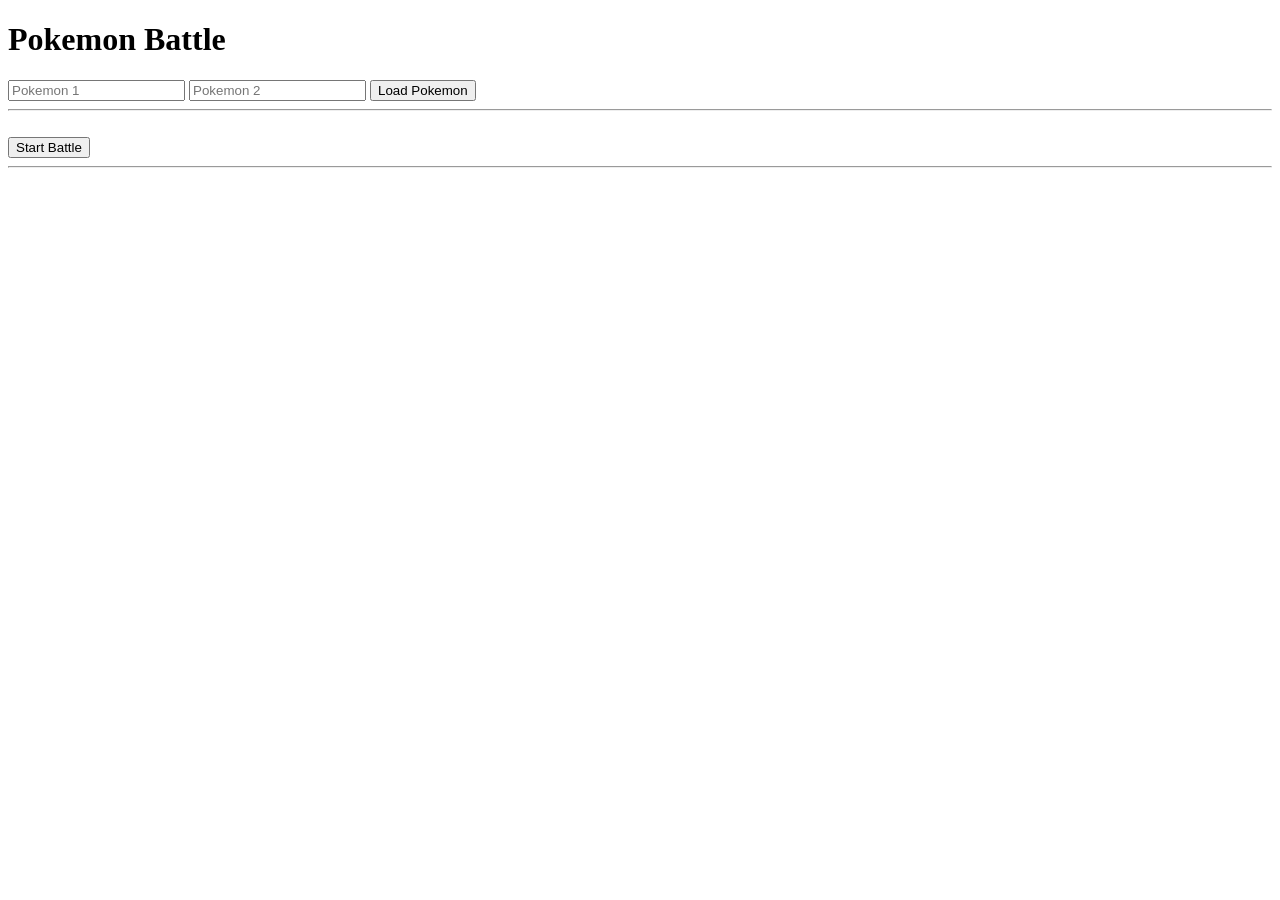
<file: Pokemon Battle/index.html>
<!DOCTYPE html>
<html>
<head>
    <title>Pokemon Battle</title>
</head>
<body>

<h1>Pokemon Battle</h1>

<input type="text" id="pokemon1" placeholder="Pokemon 1">
<input type="text" id="pokemon2" placeholder="Pokemon 2">

<button onclick="loadPokemon()">Load Pokemon</button>

<hr>

<div id="battleArea"></div>

<br>

<button onclick="startBattle()">Start Battle</button>

<hr>

<div id="battleLog"></div>

<script src="app.js"></script>
</body>
</html>
</file>
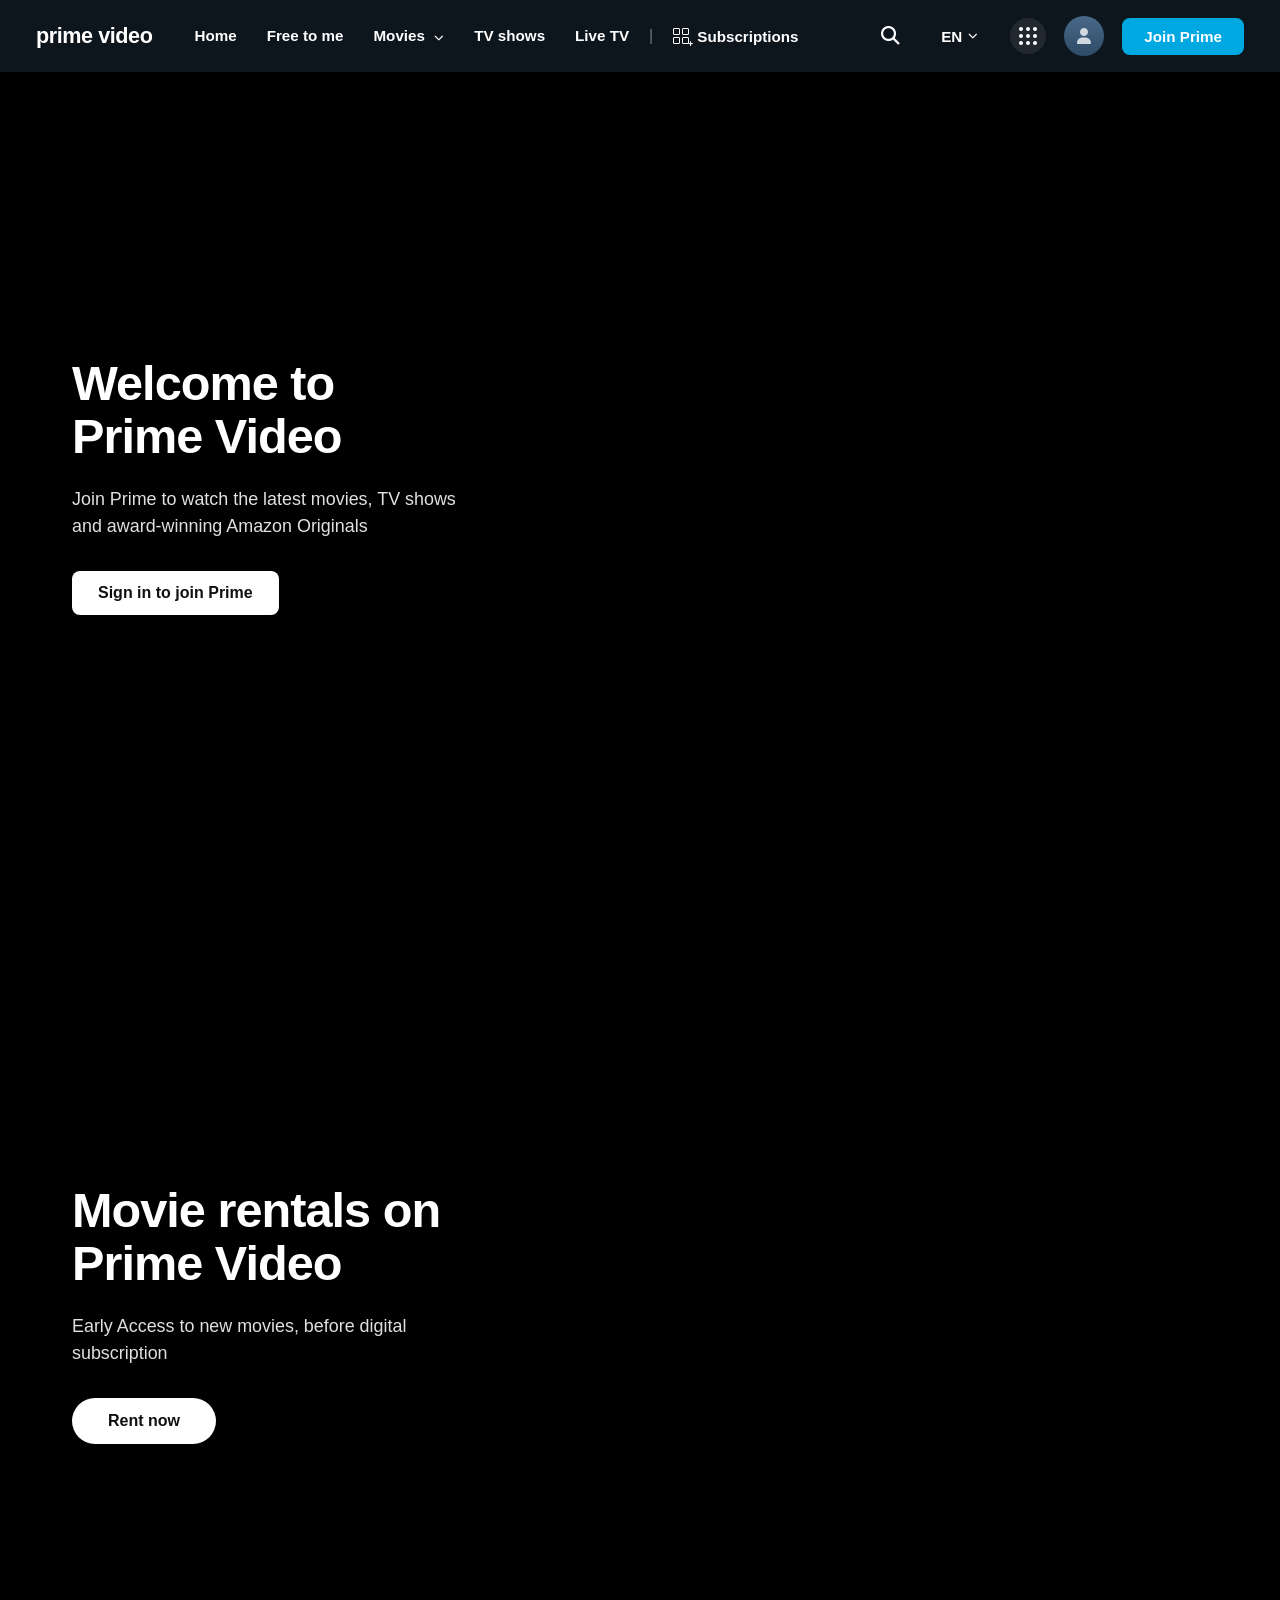
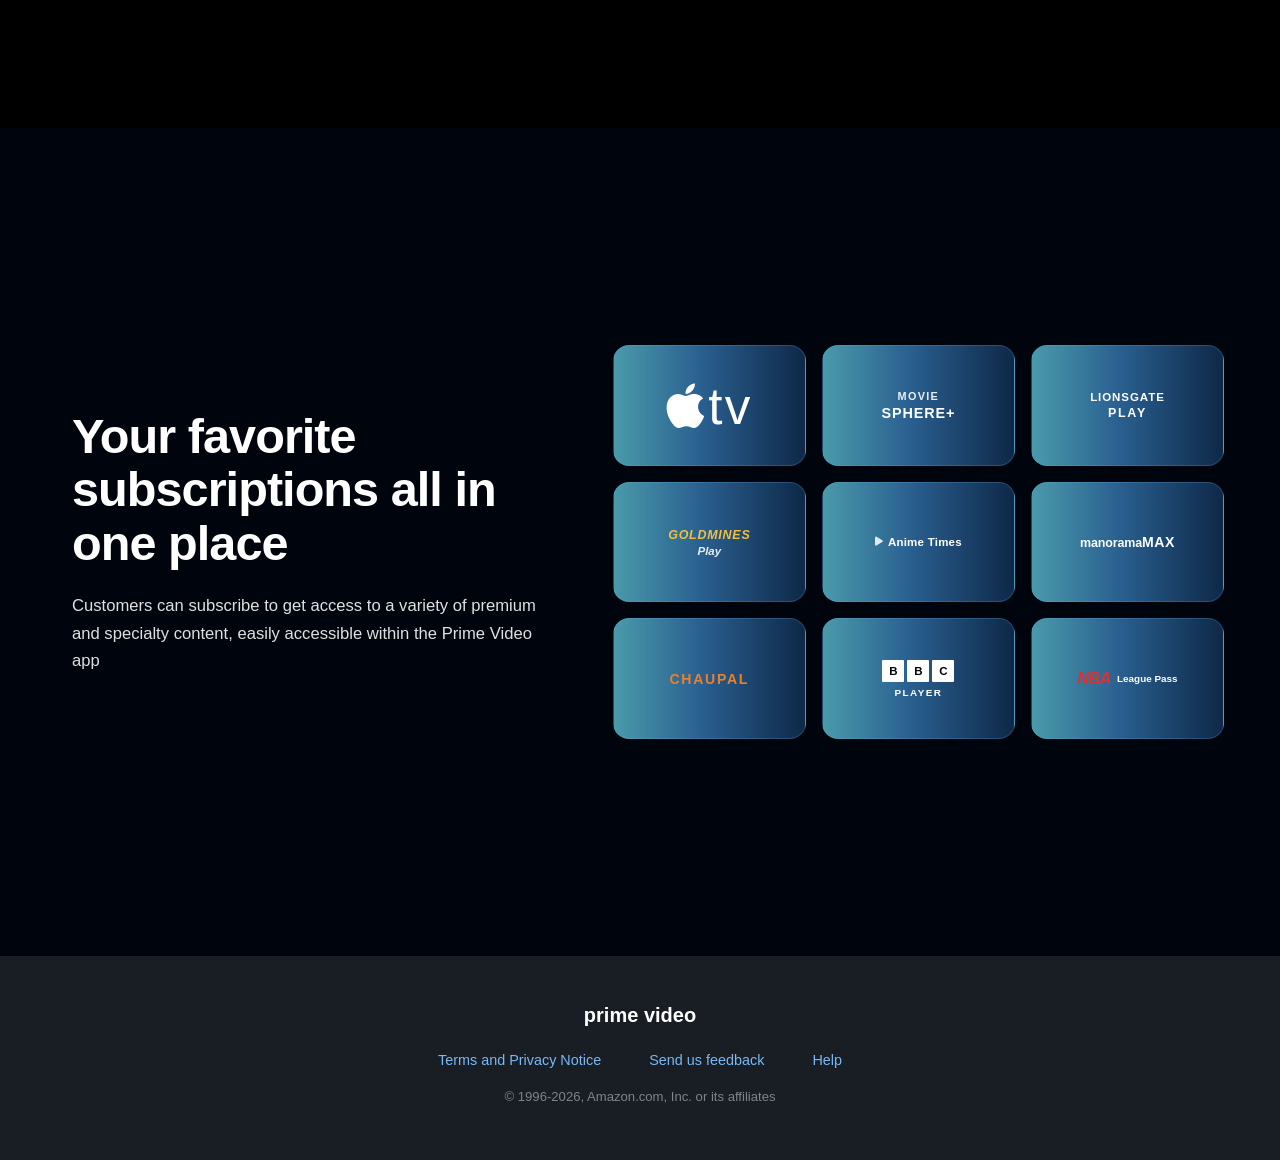
<file: Amazon.html>
<!DOCTYPE html>
<html lang="en">
<head>
    <meta charset="UTF-8">
    <meta name="viewport" content="width=device-width, initial-scale=1.0">
    <title>Prime Video</title>
    <link rel="stylesheet" href="style.css">
    <link rel="stylesheet" href="https://cdnjs.cloudflare.com/ajax/libs/font-awesome/6.5.2/css/all.min.css">
</head>
<body>

    <nav class="navbar">
        <div class="nav-left">
            <div class="logo">prime video</div>
            <ul class="nav-links">
                <li><a href="#" class="nav-item">Home</a></li>
                <li><a href="#" class="nav-item">Free to me</a></li>
                <li class="dropdown">
                    <a href="#" class="nav-item">Movies <i class="fa-solid fa-chevron-down"></i></a>
                    <div class="dropdown-content movies-menu glass-panel">
                        <div class="movies-menu-inner">
                            <div class="menu-section">
                                <h3>Genres</h3>
                                <div class="menu-columns">
                                    <div class="menu-column">
                                        <a href="#">Action and adventure</a>
                                        <a href="#">Anime</a>
                                        <a href="#">Comedy</a>
                                        <a href="#">Documentary</a>
                                        <a href="#">Drama</a>
                                        <a href="#">Fantasy</a>
                                        <a href="#">Horror</a>
                                        <a href="#">Kids</a>
                                    </div>
                                    <div class="menu-column">
                                        <a href="#">Mystery and thrillers</a>
                                        <a href="#">Romance</a>
                                        <a href="#">Science fiction</a>
                                    </div>
                                </div>
                            </div>
                            <div class="menu-divider"></div>
                            <div class="menu-section">
                                <h3>Featured collections</h3>
                                <div class="menu-column">
                                    <a href="#">Home Premiere</a>
                                    <a href="#">New Releases</a>
                                    <a href="#">MX Player</a>
                                    <a href="#">Critically acclaimed</a>
                                    <a href="#">Kids</a>
                                </div>
                            </div>
                        </div>
                    </div>
                </li>
                <li><a href="#" class="nav-item">TV shows</a></li>
                <li><a href="#" class="nav-item">Live TV</a></li>
                <li class="nav-separator">|</li>
                <li>
                    <a href="#" class="nav-item subscriptions-link">
                        <span class="subs-icon" aria-hidden="true">
                            <span></span><span></span><span></span><span></span>
                        </span>
                        Subscriptions
                    </a>
                </li>
            </ul>
        </div>

        <div class="hamburger">
            <a href="#" class="nav-item menu-toggle">Menu <i class="fa-solid fa-chevron-down"></i></a>
        </div>

        <div class="nav-right">
            <i class="fa-solid fa-magnifying-glass icon" aria-label="Search"></i>
            <div class="dropdown dropdown-right">
                <a href="#" class="nav-item lang-trigger">EN <i class="fa-solid fa-chevron-down"></i></a>
                <div class="dropdown-content language-menu glass-panel">
                    <div class="lang-col">
                        <a href="#">English</a><a href="#">हिन्दी</a><a href="#">தமிழ்</a>
                        <a href="#">తెలుగు</a><a href="#">Deutsch</a><a href="#">Français</a>
                    </div>
                    <div class="lang-col">
                        <a href="#">Español</a><a href="#">Italiano</a><a href="#">日本語</a>
                        <a href="#">한국어</a><a href="#">简体中文</a><a href="#">繁體中文</a>
                    </div>
                </div>
            </div>
            <button class="icon-btn apps-btn" aria-label="Apps">
                <span class="apps-grid"><span></span><span></span><span></span><span></span><span></span><span></span><span></span><span></span><span></span></span>
            </button>
            <div class="dropdown dropdown-right">
                <button class="profile-btn" aria-label="Your account"><i class="fa-solid fa-user"></i></button>
                <div class="dropdown-content profile-menu glass-panel">
                    <h4>Your account</h4>
                    <a href="#">Sign in</a>
                    <a href="#">Help</a>
                    <a href="#">Watch anywhere</a>
                </div>
            </div>
            <button class="join-btn">Join Prime</button>
        </div>
    </nav>

    <main class="landing-page">

        <!-- SECTION 1: Welcome to Prime Video -->
        <section class="landing-section section-welcome">
            <div class="section-left">
                <div class="section-content">
                    <h1>Welcome to Prime Video</h1>
                    <p>Join Prime to watch the latest movies, TV shows and award-winning Amazon Originals</p>
                    <button class="cta-btn cta-white">Sign in to join Prime</button>
                </div>
            </div>
            <div class="section-visual visual-welcome" aria-hidden="true"></div>
            <div class="section-fade"></div>
        </section>

        <!-- SECTION 2: Movie rentals -->
        <section class="landing-section section-rentals">
            <div class="section-left">
                <div class="section-content">
                    <h1>Movie rentals on Prime Video</h1>
                    <p>Early Access to new movies, before digital subscription</p>
                    <button class="cta-btn cta-pill">Rent now</button>
                </div>
            </div>
            <div class="section-visual visual-rentals" aria-hidden="true"></div>
            <div class="section-fade"></div>
        </section>

        <!-- SECTION 3: Subscriptions -->
        <section class="landing-section section-subscriptions">
            <div class="section-left">
                <div class="section-content">
                    <h1>Your favorite subscriptions all in one place</h1>
                    <p>Customers can subscribe to get access to a variety of premium and specialty content, easily accessible within the Prime Video app</p>
                </div>
            </div>
            <div class="section-visual visual-subs">
                <div class="subs-grid">
                    <button type="button" class="subs-tile tile-appletv">
                        <i class="fa-brands fa-apple"></i>
                        <span class="appletv-text">tv</span>
                    </button>
                    <button type="button" class="subs-tile tile-moviesphere">
                        <span class="ms-top">MOVIE</span>
                        <span class="ms-bottom">SPHERE+</span>
                    </button>
                    <button type="button" class="subs-tile tile-lionsgate">
                        <span class="lg-top">LIONSGATE</span>
                        <span class="lg-bottom">PLAY</span>
                    </button>
                    <button type="button" class="subs-tile tile-goldmines">
                        <span class="gm-brand">GOLDMINES</span>
                        <span class="gm-play">Play</span>
                    </button>
                    <button type="button" class="subs-tile tile-anime">
                        <i class="fa-solid fa-play anime-icon"></i>
                        <span class="anime-text">Anime Times</span>
                    </button>
                    <button type="button" class="subs-tile tile-manorama">
                        <span class="mm-brand">manorama<span class="mm-max">MAX</span></span>
                    </button>
                    <button type="button" class="subs-tile tile-chaupal">
                        <span class="chaupal-text">CHAUPAL</span>
                    </button>
                    <button type="button" class="subs-tile tile-bbc">
                        <div class="bbc-blocks">
                            <span>B</span><span>B</span><span>C</span>
                        </div>
                        <span class="bbc-player">PLAYER</span>
                    </button>
                    <button type="button" class="subs-tile tile-nba">
                        <span class="nba-logo">NBA</span>
                        <span class="nba-pass">League Pass</span>
                    </button>
                </div>
            </div>
        </section>

    </main>

    <footer class="site-footer">
        <div class="footer-inner">
            <div class="footer-logo">prime video</div>
            <ul class="footer-links">
                <li><a href="#">Terms and Privacy Notice</a></li>
                <li><a href="#">Send us feedback</a></li>
                <li><a href="#">Help</a></li>
            </ul>
            <p class="footer-copy">© 1996-2026, Amazon.com, Inc. or its affiliates</p>
        </div>
    </footer>

</body>
</html>
</file>
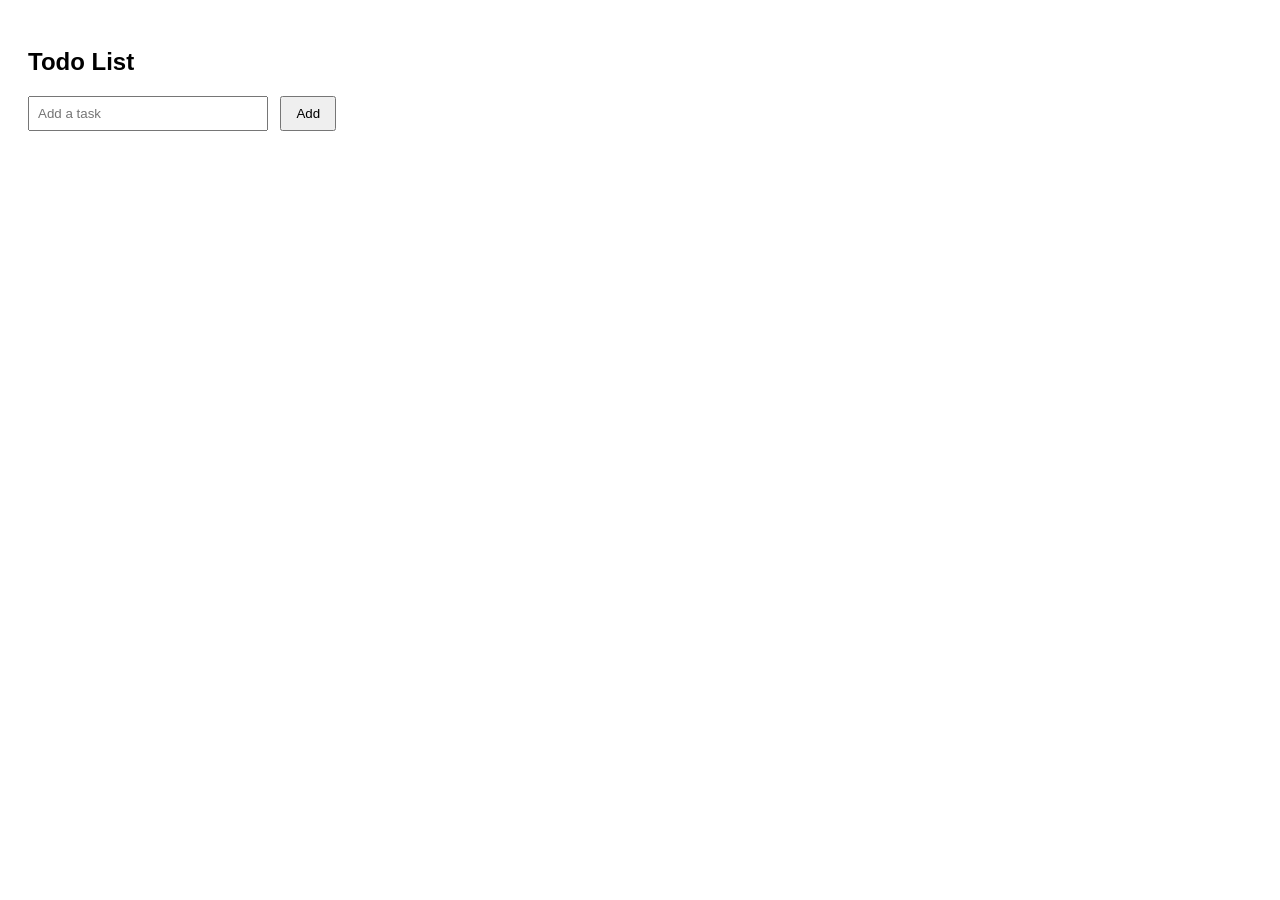
<file: todo.html>
<!DOCTYPE html>
<html>
  <head>
    <meta charset="UTF-8" />
    <title>Simple Todo List</title>
    <style>
      body {
        font-family: Arial, sans-serif;
        padding: 20px;
      }
      #todoInput {
        width: 220px;
        padding: 8px;
        margin-right: 8px;
      }
      #addButton {
        padding: 8px 14px;
      }
      ul {
        list-style: none;
        padding: 0;
      }
      li {
        display: flex;
        align-items: center;
        margin: 10px 0;
      }
      .deleteBtn {
        margin-left: 12px;
        padding: 4px 8px;
        cursor: pointer;
      }
    </style>
  </head>
  <body>
    <h2>Todo List</h2>
    <input id="todoInput" type="text" placeholder="Add a task" />
    <button id="addButton">Add</button>
    <ul id="todoList"></ul>

    <script>
      const input = document.getElementById('todoInput');
      const addButton = document.getElementById('addButton');
      const list = document.getElementById('todoList');

      addButton.onclick = function() {
        const text = input.value.trim();
        if (!text) return;

        const item = document.createElement('li');
        item.textContent = text;

        const deleteButton = document.createElement('button');
        deleteButton.textContent = 'Delete';
        deleteButton.className = 'deleteBtn';
        deleteButton.onclick = function() {
          list.removeChild(item);
        };

        item.appendChild(deleteButton);
        list.appendChild(item);
        input.value = '';
        input.focus();
      };
    </script>
  </body>
</html>
</file>
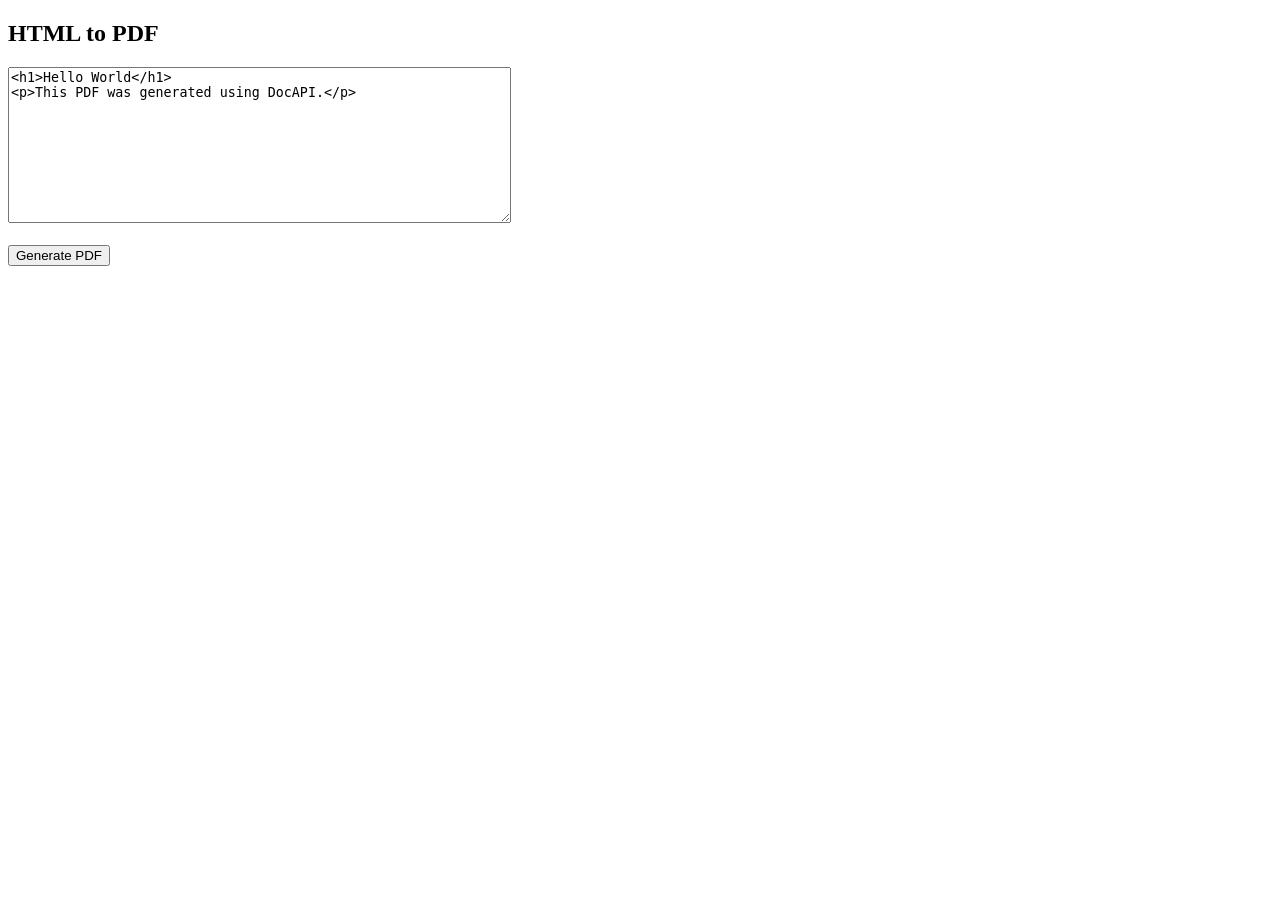
<file: minecraft/docapi.html>
<!DOCTYPE html>
<html>
<head>
    <title>HTML to PDF Generator</title>
</head>
<body>

<h2>HTML to PDF</h2>

<textarea id="html" rows="10" cols="60">
<h1>Hello World</h1>
<p>This PDF was generated using DocAPI.</p>
</textarea>

<br><br>

<button onclick="generatePDF()">Generate PDF</button>

<script>
async function generatePDF() {

    const html = document.getElementById("html").value;

    const response = await fetch(
        "https://api.docapi.co/v1/pdf",
        {
            method: "POST",
            headers: {
                "x-api-key": "YOUR_API_KEY",
                "Content-Type": "application/json"
            },
            body: JSON.stringify({ html })
        }
    );

    const blob = await response.blob();

    const url = URL.createObjectURL(blob);

    const a = document.createElement("a");
    a.href = url;
    a.download = "document.pdf";
    a.click();
}
</script>

</body>
</html>
</file>
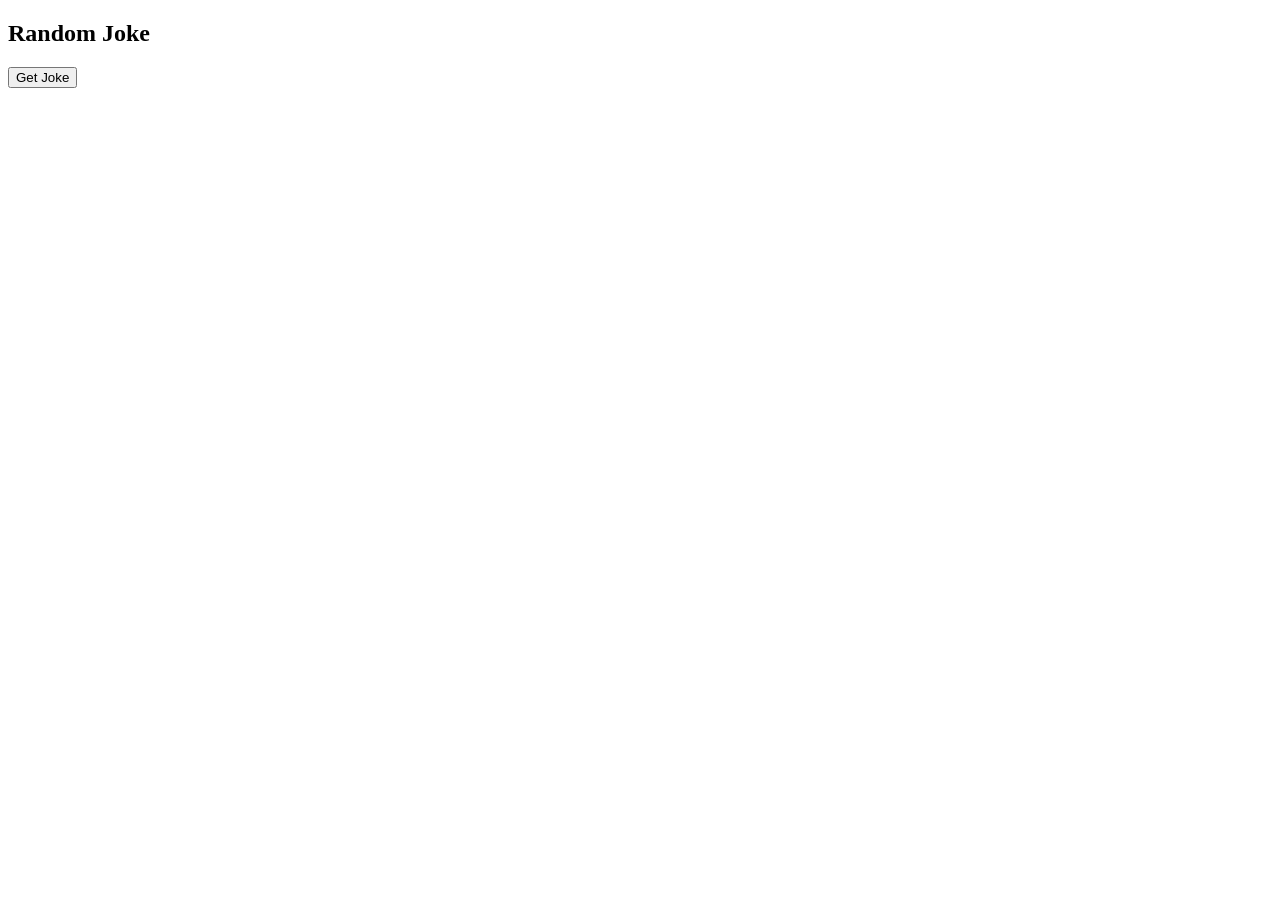
<file: minecraft/jokeapi.html>
<!DOCTYPE html>
<html>
<body>

<h2>Random Joke</h2>
<button onclick="getJoke()">Get Joke</button>

<p id="joke"></p>

<script>
async function getJoke() {
    const res = await fetch("https://v2.jokeapi.dev/joke/Any");
    const data = await res.json();

    document.getElementById("joke").innerHTML =
        data.type === "single"
        ? data.joke
        : data.setup + "<br><br>" + data.delivery;
}
</script>

</body>
</html>
</file>
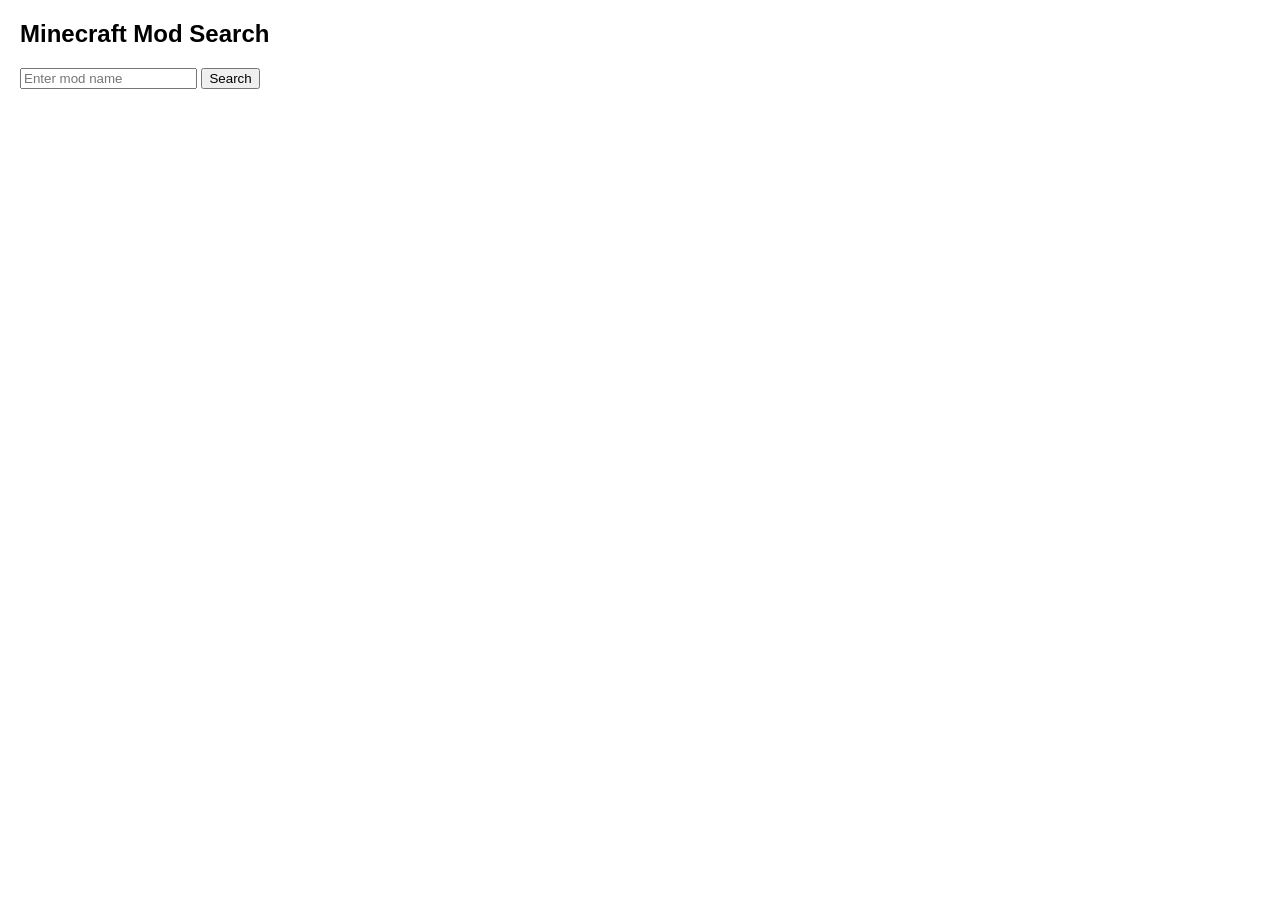
<file: minecraft/micraftapicard.html>
<!DOCTYPE html>
<html>
<head>
    <title>Minecraft Mod Search</title>
    <style>
        body{
            font-family: sans-serif;
            margin:20px;
        }

        #result{
            display:flex;
            flex-wrap:wrap;
            gap:15px;
            margin-top:20px;
        }

        .card{
            width:250px;
            border:1px solid black;
            padding:10px;
        }

        img{
            width:60px;
            height:60px;
        }
    </style>
</head>
<body>

<h2>Minecraft Mod Search</h2>

<input type="text" id="searchBox" placeholder="Enter mod name">
<button id="btn">Search</button>

<div id="result"></div>

<script>

document.getElementById("btn").addEventListener("click", getMods);

async function getMods(){

    let text = document.getElementById("searchBox").value;

    if(text==""){
        alert("Enter a mod name");
        return;
    }

    let response = await fetch(
        "https://api.modrinth.com/v2/search?query="+text
    );

    let data = await response.json();

    let output = "";

    for(let i=0;i<data.hits.length;i++){

        output += `
        <div class="card">
            <img src="${data.hits[i].icon_url}">
            <h3>${data.hits[i].title}</h3>
            <p>${data.hits[i].description}</p>
            <a href="https://modrinth.com/mod/${data.hits[i].slug}" target="_blank">
                Open
            </a>
        </div>
        `;
    }

    document.getElementById("result").innerHTML = output;
}

</script>

</body>
</html>
</file>
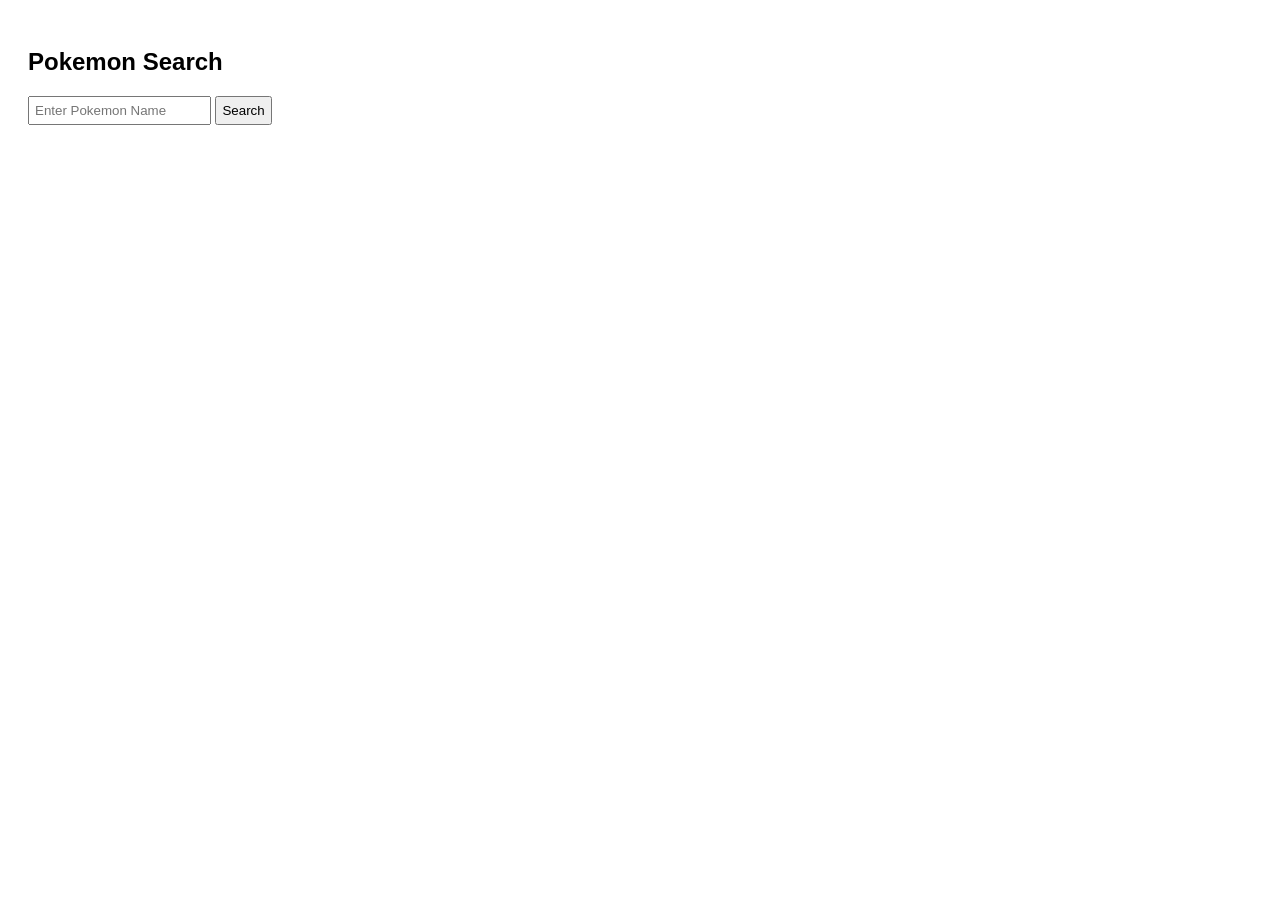
<file: minecraft/pokemonapi.html>
<!DOCTYPE html>
<html>
<head>
    <title>Pokemon Search</title>
    <style>
        body{
            font-family: Arial;
            padding:20px;
        }

        input{
            padding:5px;
        }

        button{
            padding:5px;
        }

        .card{
            width:250px;
            border:1px solid black;
            padding:10px;
            margin-top:20px;
        }

        img{
            width:120px;
        }
    </style>
</head>
<body>

    <h2>Pokemon Search</h2>

    <input type="text" id="pokemon" placeholder="Enter Pokemon Name">
    <button onclick="searchPokemon()">Search</button>

    <div id="result"></div>

    <script>
        async function searchPokemon() {

            let name = document.getElementById("pokemon").value.toLowerCase();

            let response = await fetch(
                `https://pokeapi.co/api/v2/pokemon/${name}`
            );

            let data = await response.json();

            document.getElementById("result").innerHTML = `
                <div class="card">
                    <h3>${data.name}</h3>

                    <img src="${data.sprites.front_default}">

                    <p>Height: ${data.height}</p>

                    <p>Weight: ${data.weight}</p>
                </div>
            `;
        }
    </script>

</body>
</html>
</file>
<file: style.css>
* {
    margin: 0;
    padding: 0;
    box-sizing: border-box;
}

button,
a,
.nav-item,
.lang-trigger,
.subs-tile,
.cta-btn,
.join-btn,
.icon,
.icon-btn,
.profile-btn {
    cursor: pointer;
}

body {
    font-family: "Amazon Ember", Arial, Helvetica, sans-serif;
    background: #000;
    color: #fff;
    overflow-x: hidden;
}

/* ==========================
   NAVBAR
========================== */

.navbar {
    position: fixed;
    top: 0;
    left: 0;
    width: 100%;
    height: 72px;
    display: flex;
    justify-content: space-between;
    align-items: center;
    padding: 0 36px;
    background: rgba(15, 23, 30, 0.97);
    z-index: 1000;
}

.nav-left {
    display: flex;
    align-items: center;
    gap: 28px;
    min-width: 0;
}

.logo {
    font-size: 1.35rem;
    font-weight: 700;
    letter-spacing: -0.02em;
    white-space: nowrap;
}

.nav-links {
    display: flex;
    align-items: center;
    list-style: none;
    gap: 2px;
}

.nav-links .nav-item {
    font-size: 0.95rem;
    font-weight: 700;
    white-space: nowrap;
}

.nav-links .nav-item i {
    font-size: 0.6rem;
    margin-left: 5px;
}

.nav-separator {
    color: rgba(255, 255, 255, 0.4);
    padding: 0 4px;
}

.subscriptions-link {
    display: inline-flex;
    align-items: center;
    gap: 8px;
}

.subs-icon {
    display: inline-grid;
    grid-template-columns: repeat(2, 7px);
    grid-template-rows: repeat(2, 7px);
    gap: 2px;
}

.subs-icon span {
    width: 7px;
    height: 7px;
    border: 1.5px solid #fff;
    border-radius: 1px;
}

.subs-icon span:last-child::after {
    content: "+";
    position: absolute;
    right: -5px;
    bottom: -6px;
    font-size: 9px;
    font-weight: 700;
}

.subs-icon span:last-child {
    position: relative;
}

.hamburger { display: none; }

.nav-right {
    display: flex;
    align-items: center;
    gap: 18px;
}

.icon {
    font-size: 1.15rem;
    cursor: pointer;
    color: #fff;
    padding: 10px;
    border-radius: 50%;
    transition: color 0.2s ease, box-shadow 0.25s ease, background 0.2s ease, transform 0.25s ease;
}

.icon:hover {
    color: #000;
    background: #fff;
    box-shadow: 0 0 20px rgba(255, 255, 255, 0.5), 0 0 36px rgba(255, 255, 255, 0.2);
    transform: scale(1.06);
}

.icon-btn {
    border: none;
    background: transparent;
    cursor: pointer;
    padding: 0;
}

.apps-btn {
    width: 36px;
    height: 36px;
    border-radius: 50%;
    background: rgba(255, 255, 255, 0.08);
    display: flex;
    align-items: center;
    justify-content: center;
    transition: background 0.2s ease, box-shadow 0.25s ease, transform 0.25s ease;
}

.apps-btn:hover {
    background: #fff;
    box-shadow: 0 0 20px rgba(255, 255, 255, 0.5), 0 0 36px rgba(255, 255, 255, 0.2);
    transform: scale(1.06);
}

.apps-btn:hover .apps-grid span {
    background: #000;
}

.apps-grid {
    display: grid;
    grid-template-columns: repeat(3, 4px);
    grid-template-rows: repeat(3, 4px);
    gap: 3px;
}

.apps-grid span {
    width: 4px;
    height: 4px;
    background: #fff;
    border-radius: 50%;
}

.nav-item {
    text-decoration: none;
    color: #fff;
    padding: 10px 14px;
    border-radius: 10px;
    transition: background 0.2s ease, color 0.2s ease, box-shadow 0.25s ease, transform 0.25s ease;
    cursor: pointer;
}

.nav-item:hover,
.lang-trigger:hover,
.dropdown:hover > .nav-item,
.dropdown:hover > .lang-trigger {
    background: #fff;
    color: #000;
    box-shadow: 0 0 20px rgba(255, 255, 255, 0.45), 0 0 40px rgba(255, 255, 255, 0.15);
    transform: scale(1.02);
}

.nav-item:hover .subs-icon span {
    border-color: #000;
}

.nav-item:hover .subs-icon span:last-child::after {
    color: #000;
}

.lang-trigger {
    display: inline-flex;
    align-items: center;
    gap: 6px;
    font-weight: 700;
    font-size: 0.95rem;
    text-decoration: none;
    color: #fff;
    padding: 10px 14px;
    border-radius: 10px;
    transition: background 0.2s ease, color 0.2s ease, box-shadow 0.25s ease, transform 0.25s ease;
    cursor: pointer;
}

.lang-trigger i { font-size: 0.6rem; }

.dropdown:hover .lang-trigger i,
.dropdown:hover .nav-item i {
    transform: rotate(180deg);
}

.dropdown .nav-item i,
.lang-trigger i {
    transition: transform 0.2s;
}

.profile-btn {
    width: 40px;
    height: 40px;
    border-radius: 50%;
    border: none;
    background: linear-gradient(180deg, #4a6a8a, #2d4a66);
    color: #d0d8e0;
    font-size: 1rem;
    cursor: pointer;
    display: flex;
    align-items: center;
    justify-content: center;
    transition: box-shadow 0.25s ease, transform 0.25s ease, opacity 0.2s ease;
}

.profile-btn:hover {
    background: #fff;
    color: #000;
    box-shadow: 0 0 20px rgba(255, 255, 255, 0.5), 0 0 36px rgba(255, 255, 255, 0.2);
    transform: scale(1.06);
}

.dropdown { position: relative; }

.dropdown-content {
    position: absolute;
    top: calc(100% + 12px);
    left: 0;
    opacity: 0;
    visibility: hidden;
    transform: translateY(8px);
    transition: 0.25s;
    z-index: 1100;
    pointer-events: none;
}

.dropdown-right .dropdown-content {
    left: auto;
    right: 0;
}

.dropdown:hover .dropdown-content {
    opacity: 1;
    visibility: visible;
    transform: translateY(0);
    pointer-events: auto;
}

.glass-panel {
    background: rgba(28, 32, 40, 0.88);
    backdrop-filter: blur(24px);
    -webkit-backdrop-filter: blur(24px);
    border-radius: 16px;
    border: 1px solid rgba(255, 255, 255, 0.1);
    box-shadow: 0 24px 64px rgba(0, 0, 0, 0.55);
}

.movies-menu {
    width: min(720px, 92vw);
    padding: 32px 36px;
}

.movies-menu-inner {
    display: flex;
    gap: 40px;
}

.menu-section h3 {
    font-size: 0.72rem;
    font-weight: 700;
    letter-spacing: 0.08em;
    text-transform: uppercase;
    color: rgba(255, 255, 255, 0.55);
    margin-bottom: 18px;
}

.menu-columns { display: flex; gap: 48px; }

.menu-column {
    display: flex;
    flex-direction: column;
    gap: 2px;
}

.menu-column a,
.language-menu a,
.profile-menu a {
    text-decoration: none;
    color: #fff;
    font-weight: 700;
    font-size: 0.95rem;
    padding: 8px 12px;
    border-radius: 8px;
    transition: background 0.15s ease, color 0.15s ease;
    white-space: nowrap;
}

.menu-column a:hover,
.language-menu a:hover,
.profile-menu a:hover {
    background: #fff;
    color: #000;
    box-shadow: 0 0 16px rgba(255, 255, 255, 0.4);
    transform: scale(1.02);
}

.menu-divider {
    width: 1px;
    background: rgba(255, 255, 255, 0.15);
    align-self: stretch;
}

.language-menu {
    width: min(500px, 92vw);
    display: flex;
    gap: 24px;
    padding: 24px 28px;
}

.lang-col {
    display: flex;
    flex-direction: column;
    gap: 2px;
    flex: 1;
}

.profile-menu {
    width: 240px;
    padding: 24px 28px;
}

.profile-menu h4 {
    font-size: 0.72rem;
    font-weight: 700;
    letter-spacing: 0.08em;
    text-transform: uppercase;
    color: rgba(255, 255, 255, 0.55);
    margin-bottom: 14px;
}

.profile-menu a {
    display: block;
    padding: 10px 0;
    font-size: 1rem;
}

.join-btn {
    border: none;
    background: #00a8e1;
    color: #fff;
    padding: 10px 22px;
    border-radius: 8px;
    font-size: 0.95rem;
    font-weight: 700;
    cursor: pointer;
    transition: background 0.15s ease, box-shadow 0.25s ease, transform 0.25s ease;
}

.join-btn:hover {
    background: #47b8ea;
    box-shadow: 0 0 22px rgba(0, 168, 225, 0.65), 0 0 44px rgba(0, 168, 225, 0.3);
    transform: scale(1.04);
}

.join-btn:active {
    background: #0096c7;
    transform: scale(0.98);
    box-shadow: 0 0 12px rgba(0, 168, 225, 0.4);
}

/* ==========================
   LANDING SECTIONS (shared)
========================== */

.landing-page {
    padding-top: 72px;
}

.landing-section {
    position: relative;
    display: flex;
    min-height: calc(100vh - 72px);
    overflow: hidden;
    background-color: #000;
}

.section-left {
    flex: 0 0 40%;
    display: flex;
    align-items: center;
    padding: 0 48px 0 72px;
    position: relative;
    z-index: 3;
    background: transparent;
}

.section-content {
    max-width: 520px;
}

.section-content h1 {
    font-size: clamp(2rem, 3.8vw, 3.5rem);
    font-weight: 700;
    line-height: 1.1;
    margin-bottom: 22px;
    letter-spacing: -0.02em;
}

.section-content p {
    font-size: clamp(1rem, 1.4vw, 1.3rem);
    line-height: 1.5;
    color: rgba(255, 255, 255, 0.88);
    margin-bottom: 32px;
}

.section-visual {
    flex: 1;
    position: relative;
    z-index: 1;
    min-height: 100%;
    overflow: hidden;
}

.visual-welcome,
.visual-rentals {
    pointer-events: none;
}

.section-fade {
    position: absolute;
    top: 0;
    left: 0;
    width: 66%;
    height: 100%;
    background: linear-gradient(
        to right,
        #000 0%,
        #000 38%,
        rgba(0, 0, 0, 0.97) 50%,
        rgba(0, 0, 0, 0.75) 60%,
        rgba(0, 0, 0, 0.3) 75%,
        transparent 100%
    );
    z-index: 2;
    pointer-events: none;
}

/* CTA buttons (Sign in / Rent now) */
.cta-btn {
    border: none;
    background: #fff;
    color: #0f1111;
    font-size: 1rem;
    font-weight: 700;
    cursor: pointer;
    transition: background 0.15s ease, color 0.15s ease, box-shadow 0.25s ease, transform 0.25s ease;
}

.cta-btn:hover {
    background: #e9e9e9;
    color: #0f1111;
    box-shadow: 0 0 22px rgba(255, 255, 255, 0.55), 0 0 44px rgba(255, 255, 255, 0.2);
    transform: scale(1.03);
}

.cta-btn:active {
    background: #d4d4d4;
    transform: scale(0.98);
    box-shadow: 0 0 12px rgba(255, 255, 255, 0.3);
}

.cta-white {
    padding: 13px 26px;
    border-radius: 8px;
}

.cta-pill {
    padding: 14px 36px;
    border-radius: 50px;
}

/* ==========================
   SECTION 1: Welcome
========================== */

.section-welcome {
    background-image: url("https://cdn.corenexis.com/f/ML4CQw6pBNw.png");
    background-repeat: no-repeat;
    background-position: right center;
    background-size: auto 100%;
}

/* ==========================
   SECTION 2: Movie rentals
========================== */

.section-rentals {
    background-image: url("https://m.media-amazon.com/images/G/31/AmazonVideo/2021/X-site/MLP/TVOD/TVOD_MLP_Right.jpg");
    background-repeat: no-repeat;
    background-position: right center;
    background-size: auto 100%;
}

.section-rentals .section-fade {
    width: 68%;
    background: linear-gradient(
        to right,
        #000 0%,
        #000 36%,
        rgba(0, 0, 0, 0.97) 50%,
        rgba(0, 0, 0, 0.78) 62%,
        rgba(0, 0, 0, 0.28) 78%,
        transparent 100%
    );
}

/* ==========================
   SECTION 3: Subscriptions
========================== */

.section-subscriptions {
    background-color: #00050d;
    background-image: none;
    min-height: calc(100vh - 72px);
}

.section-subscriptions .section-left {
    flex: 0 0 46%;
    padding-right: 32px;
}

.section-subscriptions .section-content p {
    font-size: clamp(0.95rem, 1.3vw, 1.15rem);
    line-height: 1.65;
    margin-bottom: 0;
}

.visual-subs {
    display: flex;
    align-items: center;
    justify-content: flex-end;
    padding: 40px 56px 40px 24px;
    pointer-events: auto;
    z-index: 5;
}

.subs-grid {
    display: grid;
    grid-template-columns: repeat(3, 1fr);
    gap: 16px;
    width: 100%;
    max-width: 640px;
}

.subs-tile {
    min-height: 78px;
    aspect-ratio: 1.6 / 1.0;
    border-radius: 16px;
    background: linear-gradient(to right, #4a9aaa 0%, #2a6090 45%, #0e2848 100%);
    border: 1px solid rgba(100, 170, 220, 0.25);
    display: flex;
    flex-direction: column;
    align-items: center;
    justify-content: center;
    gap: 3px;
    padding: 14px 12px;
    text-align: center;
    font-family: inherit;
    color: #fff;
    cursor: pointer;
    position: relative;
    z-index: 1;
    pointer-events: auto;
    transition: transform 0.25s ease, box-shadow 0.25s ease, border-color 0.25s ease, filter 0.25s ease;
}

.subs-tile:hover {
    transform: scale(1.04);
    border-color: rgba(80, 180, 255, 0.7);
    filter: brightness(1.12);
    box-shadow:
        0 0 14px rgba(50, 160, 230, 0.65),
        0 0 28px rgba(40, 130, 210, 0.4),
        0 0 48px rgba(30, 100, 180, 0.2);
}

.subs-tile:active {
    transform: scale(1.02);
    box-shadow: 0 0 12px rgba(50, 160, 230, 0.45);
}

/* 1 — Apple TV */
.tile-appletv {
    flex-direction: row;
    gap: 4px;
}

.tile-appletv .fa-apple {
    font-size: 3.2rem;
}

.tile-appletv .appletv-text {
    font-size: 3.2rem;
    font-weight: 300;
    letter-spacing: 0.04em;
    margin-top: 2px;
}

/* 2 — Movie Sphere+ */
.ms-top {
    font-size: 0.68rem;
    font-weight: 700;
    letter-spacing: 0.12em;
    opacity: 0.9;
}

.ms-bottom {
    font-size: 0.9rem;
    font-weight: 800;
    letter-spacing: 0.06em;
}

/* 3 — Lionsgate Play */
.lg-top {
    font-size: 0.72rem;
    font-weight: 900;
    letter-spacing: 0.08em;
    line-height: 1.1;
}

.lg-bottom {
    font-size: 0.78rem;
    font-weight: 800;
    letter-spacing: 0.14em;
}

/* 4 — Goldmines Play */
.gm-brand {
    font-size: 0.78rem;
    font-weight: 900;
    letter-spacing: 0.06em;
    color: #f0c040;
    font-style: italic;
}

.gm-play {
    font-size: 0.72rem;
    font-weight: 600;
    font-style: italic;
    opacity: 0.9;
}

.subs-tile:hover .gm-brand {
    color: #ffd060;
}

/* 5 — Anime Times */
.tile-anime {
    flex-direction: row;
    gap: 5px;
}

.anime-icon {
    font-size: 0.65rem;
    opacity: 0.85;
}

.anime-text {
    font-size: 0.72rem;
    font-weight: 700;
    letter-spacing: 0.02em;
}

/* 6 — manoramaMAX */
.mm-brand {
    font-size: 0.78rem;
    font-weight: 600;
    letter-spacing: -0.01em;
}

.mm-max {
    font-weight: 900;
    font-size: 0.88rem;
    letter-spacing: 0.04em;
}

/* 7 — CHAUPAL */
.chaupal-text {
    font-size: 0.88rem;
    font-weight: 900;
    letter-spacing: 0.12em;
    color: #e88030;
}

.subs-tile:hover .chaupal-text {
    color: #ff9830;
}

/* 8 — BBC Player */
.bbc-blocks {
    display: flex;
    gap: 3px;
}

.bbc-blocks span {
    display: flex;
    align-items: center;
    justify-content: center;
    width: 22px;
    height: 22px;
    background: #fff;
    color: #000;
    font-size: 0.72rem;
    font-weight: 900;
    border-radius: 1px;
}

.bbc-player {
    font-size: 0.62rem;
    font-weight: 700;
    letter-spacing: 0.14em;
    margin-top: 2px;
}

.subs-tile.tile-bbc:hover .bbc-blocks span {
    box-shadow: 0 0 8px rgba(255, 255, 255, 0.4);
}

/* 9 — NBA League Pass */
.tile-nba {
    flex-direction: row;
    gap: 6px;
    align-items: center;
}

.nba-logo {
    font-size: 1rem;
    font-weight: 900;
    color: #e03030;
    letter-spacing: -0.02em;
    font-style: italic;
}

.nba-pass {
    font-size: 0.62rem;
    font-weight: 700;
    line-height: 1.2;
    text-align: left;
}

.subs-tile:hover .nba-logo {
    color: #ff4040;
}

/* ==========================
   FOOTER
========================== */

.site-footer {
    background: #191e24;
    padding: 48px 36px 56px;
}

.footer-inner {
    max-width: 900px;
    margin: 0 auto;
    text-align: center;
}

.footer-logo {
    font-size: 1.25rem;
    font-weight: 700;
    margin-bottom: 24px;
}

.footer-links {
    list-style: none;
    display: flex;
    flex-wrap: wrap;
    justify-content: center;
    gap: 8px 28px;
    margin-bottom: 20px;
}

.footer-links a {
    color: #79b8f5;
    text-decoration: none;
    font-size: 0.9rem;
    padding: 6px 10px;
    border-radius: 6px;
    transition: color 0.2s ease, box-shadow 0.25s ease, background 0.2s ease;
}

.footer-links a:hover {
    color: #fff;
    background: rgba(121, 184, 245, 0.15);
    box-shadow: 0 0 16px rgba(121, 184, 245, 0.35);
    text-decoration: none;
}

.footer-copy {
    font-size: 0.82rem;
    color: rgba(255, 255, 255, 0.45);
}

/* ==========================
   RESPONSIVE
========================== */

@media (max-width: 1200px) {
    .navbar { padding: 0 20px; }
    .section-left { padding: 0 32px 0 40px; }
    .nav-links .nav-item { padding: 10px 10px; font-size: 0.88rem; }
}

@media (max-width: 1024px) {
    .nav-links { display: none; }

    .hamburger {
        display: block;
        flex: 1;
        text-align: center;
    }

    .landing-section {
        flex-direction: column;
        min-height: auto;
    }

    .section-left {
        flex: none;
        padding: 56px 32px 32px;
        text-align: center;
        justify-content: center;
    }

    .section-content {
        max-width: 100%;
    }

    .section-content p {
        margin-left: auto;
        margin-right: auto;
    }

    .section-visual {
        min-height: 45vh;
    }

    .section-fade {
        width: 100%;
        height: 28%;
        background: linear-gradient(to bottom, #000, transparent) !important;
    }

    .section-welcome,
    .section-rentals {
        background-position: center top;
        background-size: cover;
    }

    .section-visual {
        min-height: 48vh;
    }

    .section-subscriptions {
        flex-direction: column;
    }

    .section-subscriptions .section-left {
        flex: none;
        padding: 56px 32px 24px;
    }

    .visual-subs {
        justify-content: center;
        padding: 24px 32px 56px;
    }

    .subs-grid {
        max-width: 100%;
    }
}

@media (max-width: 768px) {
    .navbar { height: 64px; padding: 0 16px; }
    .landing-page { padding-top: 64px; }
    .logo { font-size: 1.1rem; }
    .join-btn { display: none; }
    .nav-right { gap: 12px; }

    .section-left { padding: 40px 20px 24px; }
    .section-content h1 { font-size: 1.9rem; }
    .section-content p { font-size: 1rem; }

    .cta-white,
    .cta-pill {
        width: 100%;
        max-width: 300px;
    }

    .subs-grid {
        grid-template-columns: repeat(3, 1fr);
        gap: 12px;
        max-width: 100%;
    }

    .subs-tile {
        min-height: 64px;
        border-radius: 14px;
        padding: 10px 8px;
    }

    .site-footer { padding: 36px 20px 44px; }
    .footer-links { flex-direction: column; gap: 14px; }
}

@media (max-width: 480px) {
    .apps-btn { display: none; }
    .profile-btn { width: 34px; height: 34px; font-size: 0.85rem; }
    .subs-grid { grid-template-columns: repeat(2, 1fr); }
    .section-content h1 { font-size: 1.65rem; }
}
</file>
